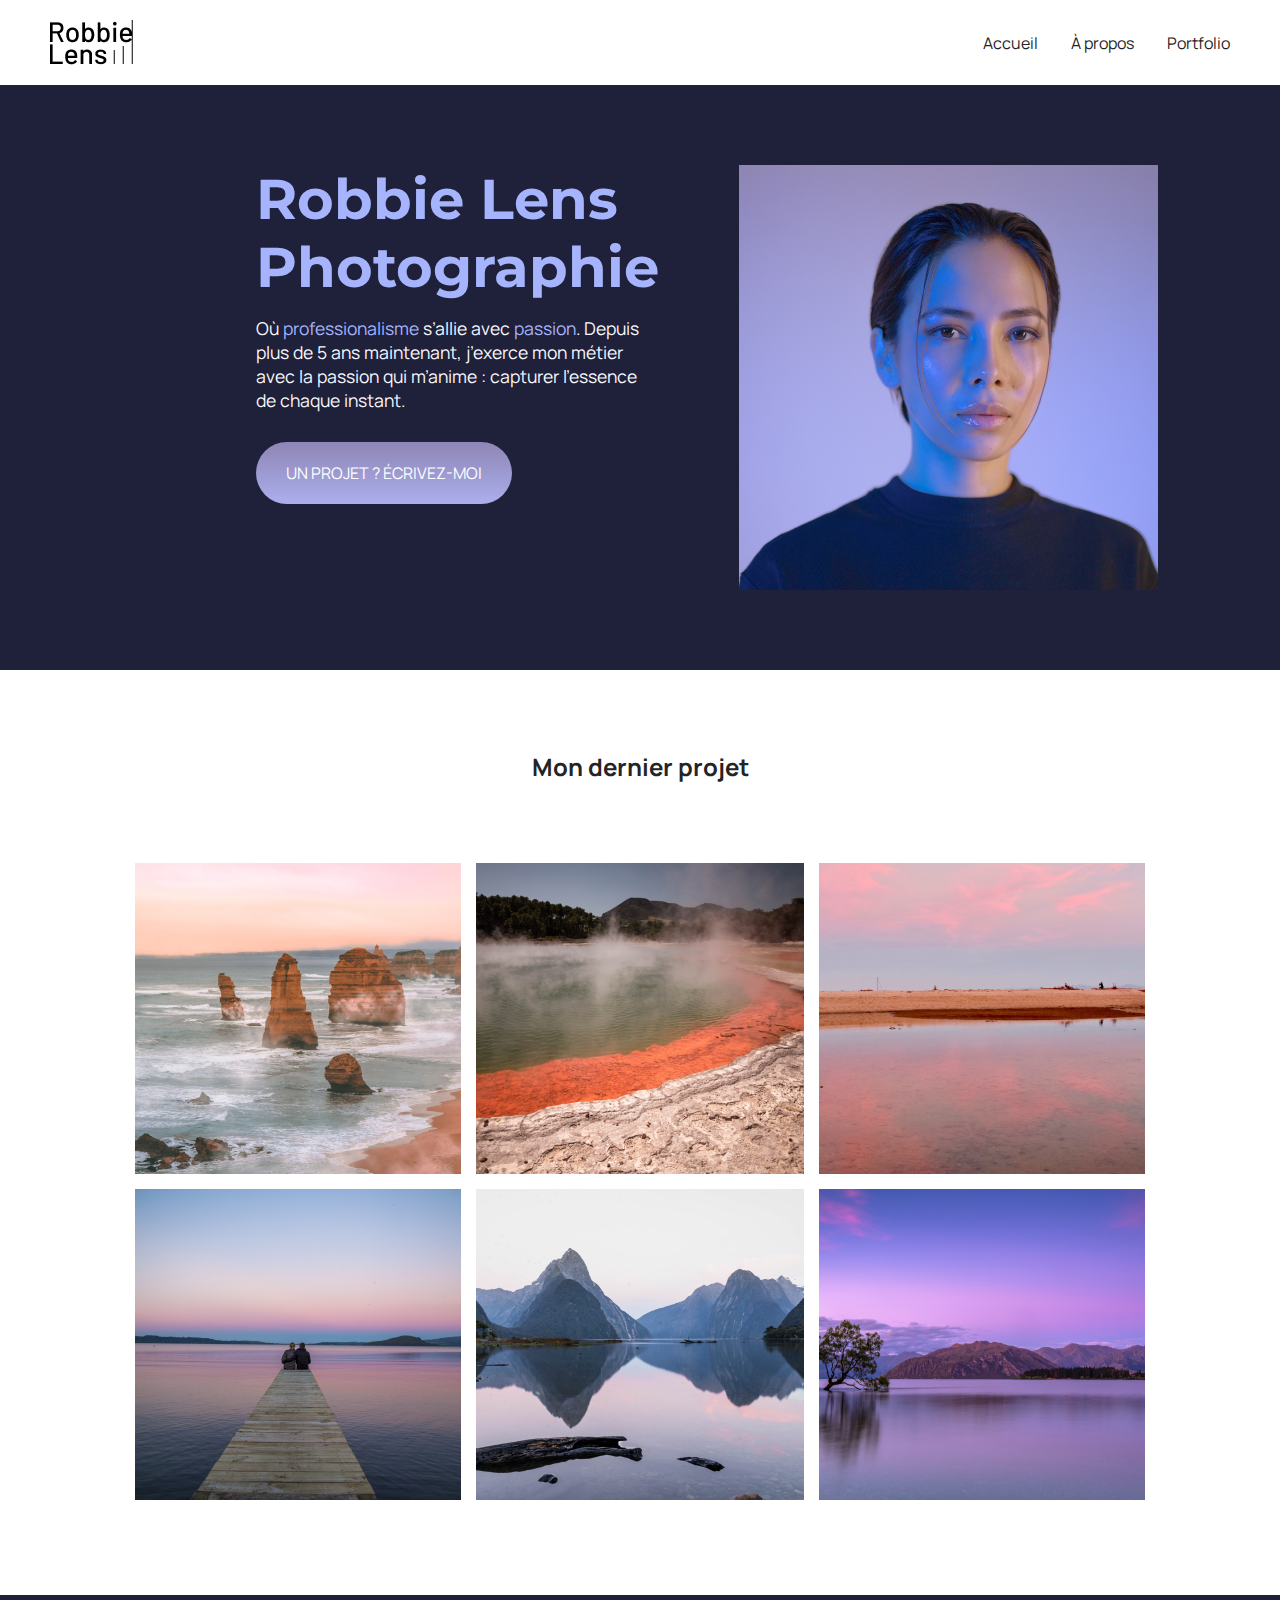
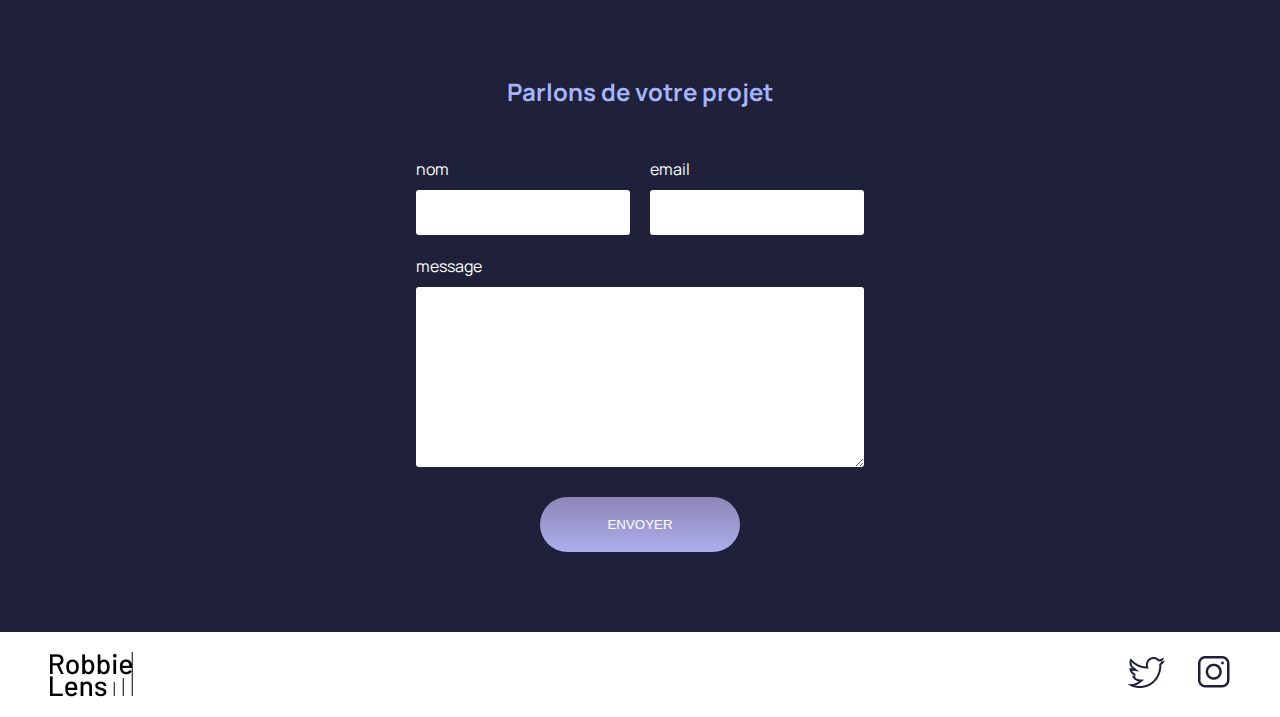
<file: index.html>
<!DOCTYPE html>
<html lang="fr">

<head>
    
    <meta charset="utf-8" >
    <title>Accueil - Robbie Lens Photographie</title>
    <link href="style/style.css" rel="stylesheet" >
    <link href="style/index.css" rel="stylesheet" >
    <link rel="preconnect" href="https://fonts.googleapis.com">
    <link rel="preconnect" href="https://fonts.gstatic.com" crossorigin>
    <link href="https://fonts.googleapis.com/css2?family=Manrope&family=Montserrat&display=swap" rel="stylesheet">
</head>

<body>
    <header>
        <nav>
            <img src="images/logo.png" alt="Logo Robbie Lens" >
            <div>
                <a href="index.html">Accueil</a>
                <a href="../dossier-demo/a-propos.html">À propos</a>
                <a href="portfolio.html">Portfolio</a>
            </div>
        </nav>
    </header>
    <main>
        <section class="accueil-introduction">
            <div>
                <h1>Robbie Lens Photographie</h1>
                <p>
                    Où <em>professionalisme</em> s’allie avec <em>passion</em>. Depuis
                    plus de 5 ans maintenant, j’exerce mon métier avec la passion
                    qui m’anime : capturer l’essence de chaque instant.
                </p>
                <a href="#contact" class="cta">UN PROJET ? ÉCRIVEZ-MOI</a>
            </div>
            <img src="images/robbie-lens.png" alt="Portrait avec effet de la photographe Robbie Lens" >
        </section>
        <section class="accueil-photos">
            <h2>Mon dernier projet</h2>
            <div>
                <img src="images/accueil/element-1.png" alt="Twelve apostles - Australie" >
                <img src="images/accueil/element-2.png" alt="Wai-O-Tapu - Nouvelle-Zélande" >
                <img src="images/accueil/element-3.png" alt="Parc National d’Abel Tasman - Nouvelle-Zélande" >
            </div>
            <div>
                <img src="images/accueil/element-4.png" alt="Lac Rotorua - Nouvelle-Zélande" >
                <img src="images/accueil/element-5.png" alt="Milford Sound - Nouvelle-Zélande" >
                <img src="images/accueil/element-6.png" alt="Lac Wanaka - Nouvelle-Zélande" >
            </div>
        </section>
        <section id="contact" class="section-contact">
            <h2>Parlons de votre projet</h2>
            <form method="get" action="#">
                <div class="form-nom-email">
                    <div class="form-column">
                        <label for="nom">nom</label>
                        <input type="text" name="nom" id="nom" >
                    </div>
                    <div class="form-column">
                        <label for="email">email</label>
                        <input type="email" name="email" id="email" >
                    </div>
                </div>
                <label for="message">message</label>
                <textarea name="message" id="message" rows="10"></textarea>
                <input type="submit" value="ENVOYER" class="cta" >
            </form>
        </section>
    </main>
    <footer>
        <img src="images/logo.png" alt="Logo Robbie Lens" >
        <div>
            <a target="_blank" href="https://twitter.com/" class="lien-icone">
                <img src="images/twitter.png" alt="Logo Twitter" >
            </a>
            <a target="_blank" href="https://www.instagram.com/" class="lien-icone">
                <img src="images/instagram.png" alt="Logo Instagram" >
            </a>
        </div>
    </footer>
</body>

</html>
</file>
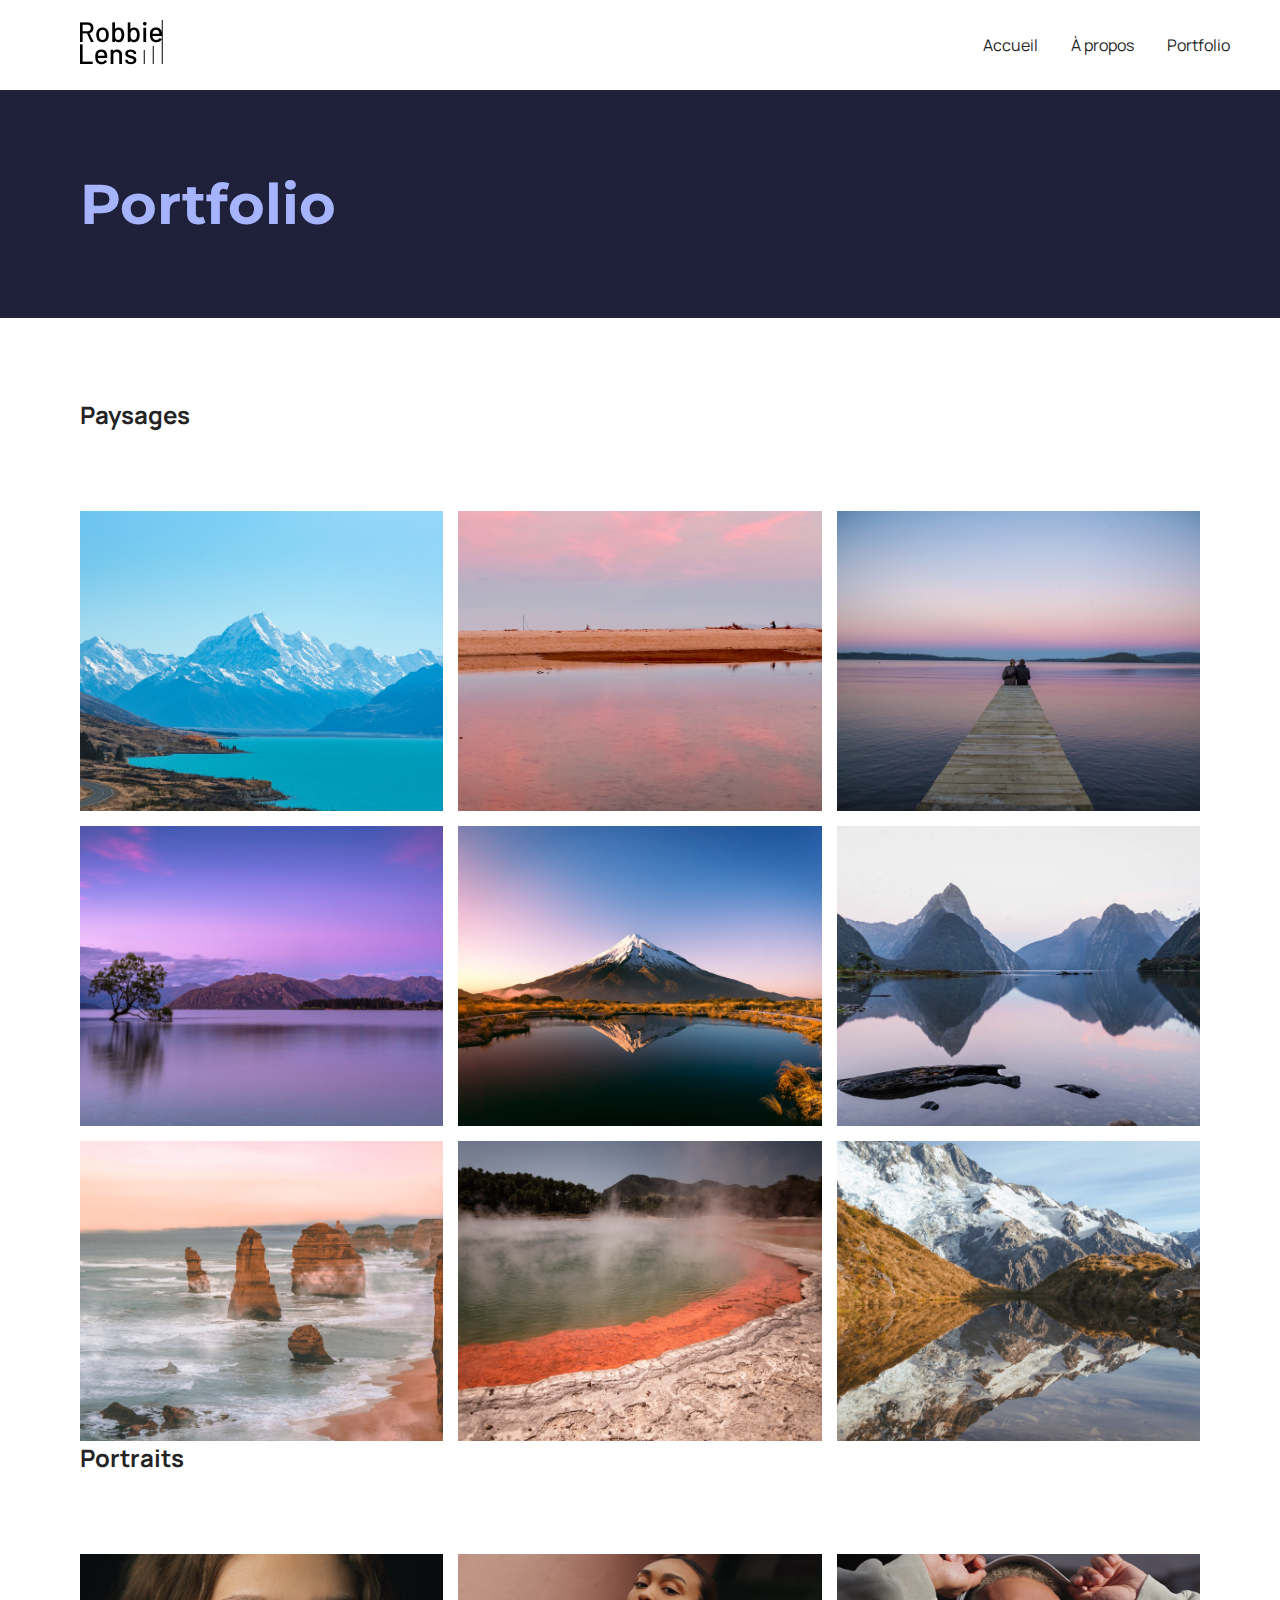
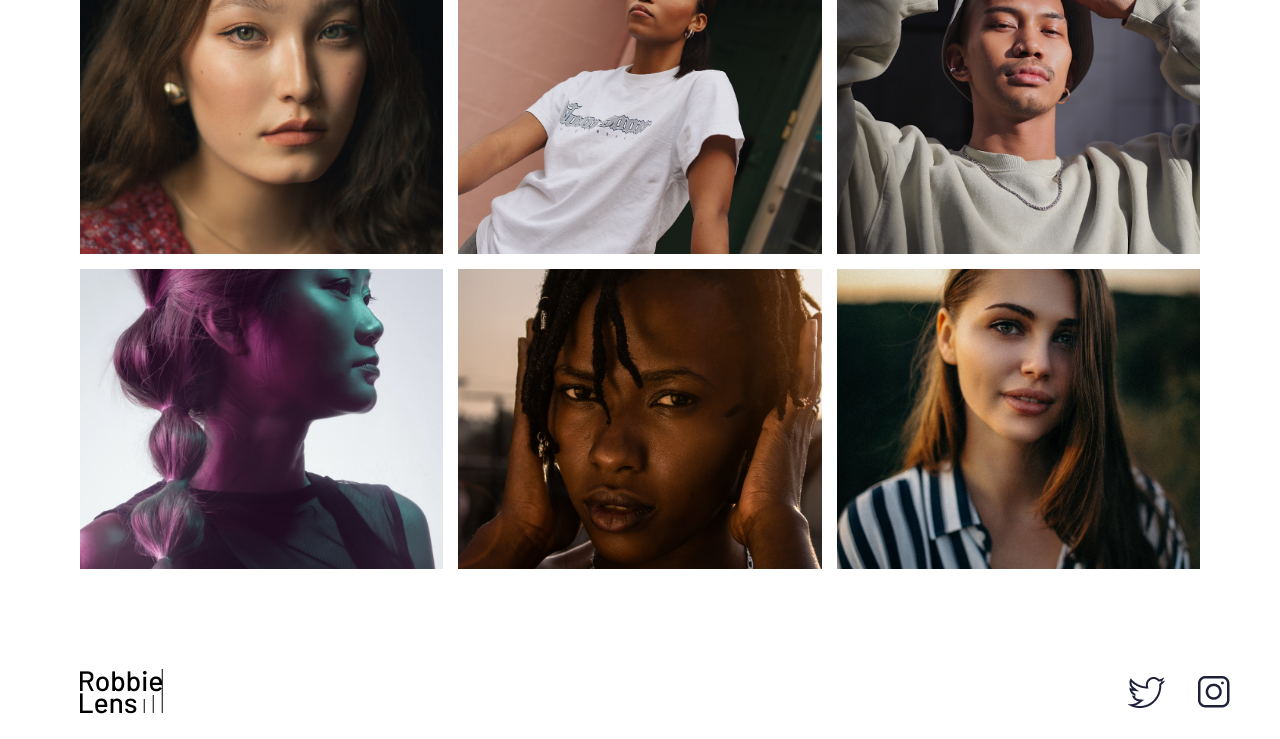
<file: portfolio.html>
<!DOCTYPE html>
<html lang="fr">

<head>
    <meta charset="utf-8" >
    <title>Portfolio - Robbie Lens Photographie</title>
    <link href="style/style.css" rel="stylesheet" >
    <link href="style/portfolio.css" rel="stylesheet" >
    <link rel="preconnect" href="https://fonts.googleapis.com">
    <link rel="preconnect" href="https://fonts.gstatic.com" crossorigin>
    <link href="https://fonts.googleapis.com/css2?family=Manrope&family=Montserrat&display=swap" rel="stylesheet">
</head>

<body>
    <header>
        <nav>
            <a href="index.html" class="lien-icone">
                <img src="images/logo.png" alt="Logo Robbie Lens" >
            </a>
            <div>
                <a href="index.html">Accueil</a>
                <a href="../dossier-demo/a-propos.html">À propos</a>
                <a href="portfolio.html">Portfolio</a>
            </div>
        </nav>
    </header>
    <main>
        <section>
            <h1>Portfolio</h1>
        </section>
        <section class="portfolio-section-photos">
            <h2>Paysages</h2>
            <div class="grid-paysages">
                <a href="images/portfolio/paysage1.jpg" class="lien-conteneur-photo">
                    <img src="images/portfolio/paysage1.jpg" alt="Mont Aoraki - Nouvelle-Zélande" >
                    <div class="photo-hover">Voir la photo</div>
                </a>
                <a href="images/portfolio/paysage2.jpg" class="lien-conteneur-photo">
                    <img src="images/portfolio/paysage2.jpg" alt="Parc National d’Abel Tasman - Nouvelle-Zélande" >
                    <div class="photo-hover">Voir la photo</div>
                </a>
                <a href="images/portfolio/paysage3.jpg" class="lien-conteneur-photo">
                    <img src="images/portfolio/paysage3.jpg" alt="Lac Rotorua - Nouvelle-Zélande" >
                    <div class="photo-hover">Voir la photo</div>
                </a>
                <a href="images/portfolio/paysage4.jpg" class="lien-conteneur-photo">
                    <img src="images/portfolio/paysage4.jpg" alt="Lac Wanaka - Nouvelle-Zélande" >
                    <div class="photo-hover">Voir la photo</div>
                </a>
                <a href="images/portfolio/paysage5.jpg" class="lien-conteneur-photo">
                    <img src="images/portfolio/paysage5.jpg" alt="Mont Taranaki - Nouvelle-Zélande" >
                    <div class="photo-hover">Voir la photo</div>
                </a>
                <a href="images/portfolio/paysage6.jpg" class="lien-conteneur-photo">
                    <img src="images/portfolio/paysage6.jpg" alt="Milford Sound - Nouvelle-Zélande" >
                    <div class="photo-hover">Voir la photo</div>
                </a>
                <a href="images/portfolio/paysage7.jpg" class="lien-conteneur-photo">
                    <img src="images/portfolio/paysage7.jpg" alt="Twelve Apostle - Australie" >
                    <div class="photo-hover">Voir la photo</div>
                </a>
                <a href="images/portfolio/paysage8.jpg" class="lien-conteneur-photo">
                    <img src="images/portfolio/paysage8.jpg" alt="Wai-O-Tapu - Nouvelle-Zélande" >
                    <div class="photo-hover">Voir la photo</div>
                </a>
                <a href="images/portfolio/paysage9.jpg" class="lien-conteneur-photo">
                    <img src="images/portfolio/paysage9.jpg" alt="Mont Cook - Nouvelle Zélande" >
                    <div class="photo-hover">Voir la photo</div>
                </a>
            </div>
            <h2>Portraits</h2>
            <div class="grid-portraits">
                <a href="images/portfolio/portrait1.jpg" class="lien-conteneur-photo">
                    <img src="images/portfolio/portrait1.jpg" alt="Portrait jeune femme 1" >
                    <div class="photo-hover">Voir la photo</div>
                </a>
                <a href="images/portfolio/portrait2.jpg" class="lien-conteneur-photo">
                    <img src="images/portfolio/portrait2.jpg" alt="Portrait jeune femme 2" >
                    <div class="photo-hover">Voir la photo</div>
                </a>
                <a href="images/portfolio/portrait3.jpg" class="lien-conteneur-photo">
                    <img src="images/portfolio/portrait3.jpg" alt="Portrait jeune homme 3" >
                    <div class="photo-hover">Voir la photo</div>
                </a>
                <a href="images/portfolio/portrait4.jpg" class="lien-conteneur-photo">
                    <img src="images/portfolio/portrait4.jpg" alt="Portrait jeune femme 4" >
                    <div class="photo-hover">Voir la photo</div>
                </a>
                <a href="images/portfolio/portrait5.jpg" class="lien-conteneur-photo">
                    <img src="images/portfolio/portrait5.jpg" alt="Portrait jeune femme 5" >
                    <div class="photo-hover">Voir la photo</div>
                </a>
                <a href="images/portfolio/portrait6.jpg" class="lien-conteneur-photo">
                    <img src="images/portfolio/portrait6.jpg" alt="Portrait jeune femme 6" >
                    <div class="photo-hover">Voir la photo</div>
                </a>

            </div>
        </section>
    </main>
    <footer>
        <a href="index.html" class="lien-icone">
            <img src="images/logo.png" alt="Logo Robbie Lens" >
        </a>
        <div>
            <a target="_blank" href="https://twitter.com/" class="lien-icone">
                <img src="images/twitter.png" alt="Logo Twitter" >
            </a>
            <a target="_blank" href="https://www.instagram.com/" class="lien-icone">
                <img src="images/instagram.png" alt="Logo Instagram" >
            </a>
        </div>
    </footer>
</body>

</html>
</file>
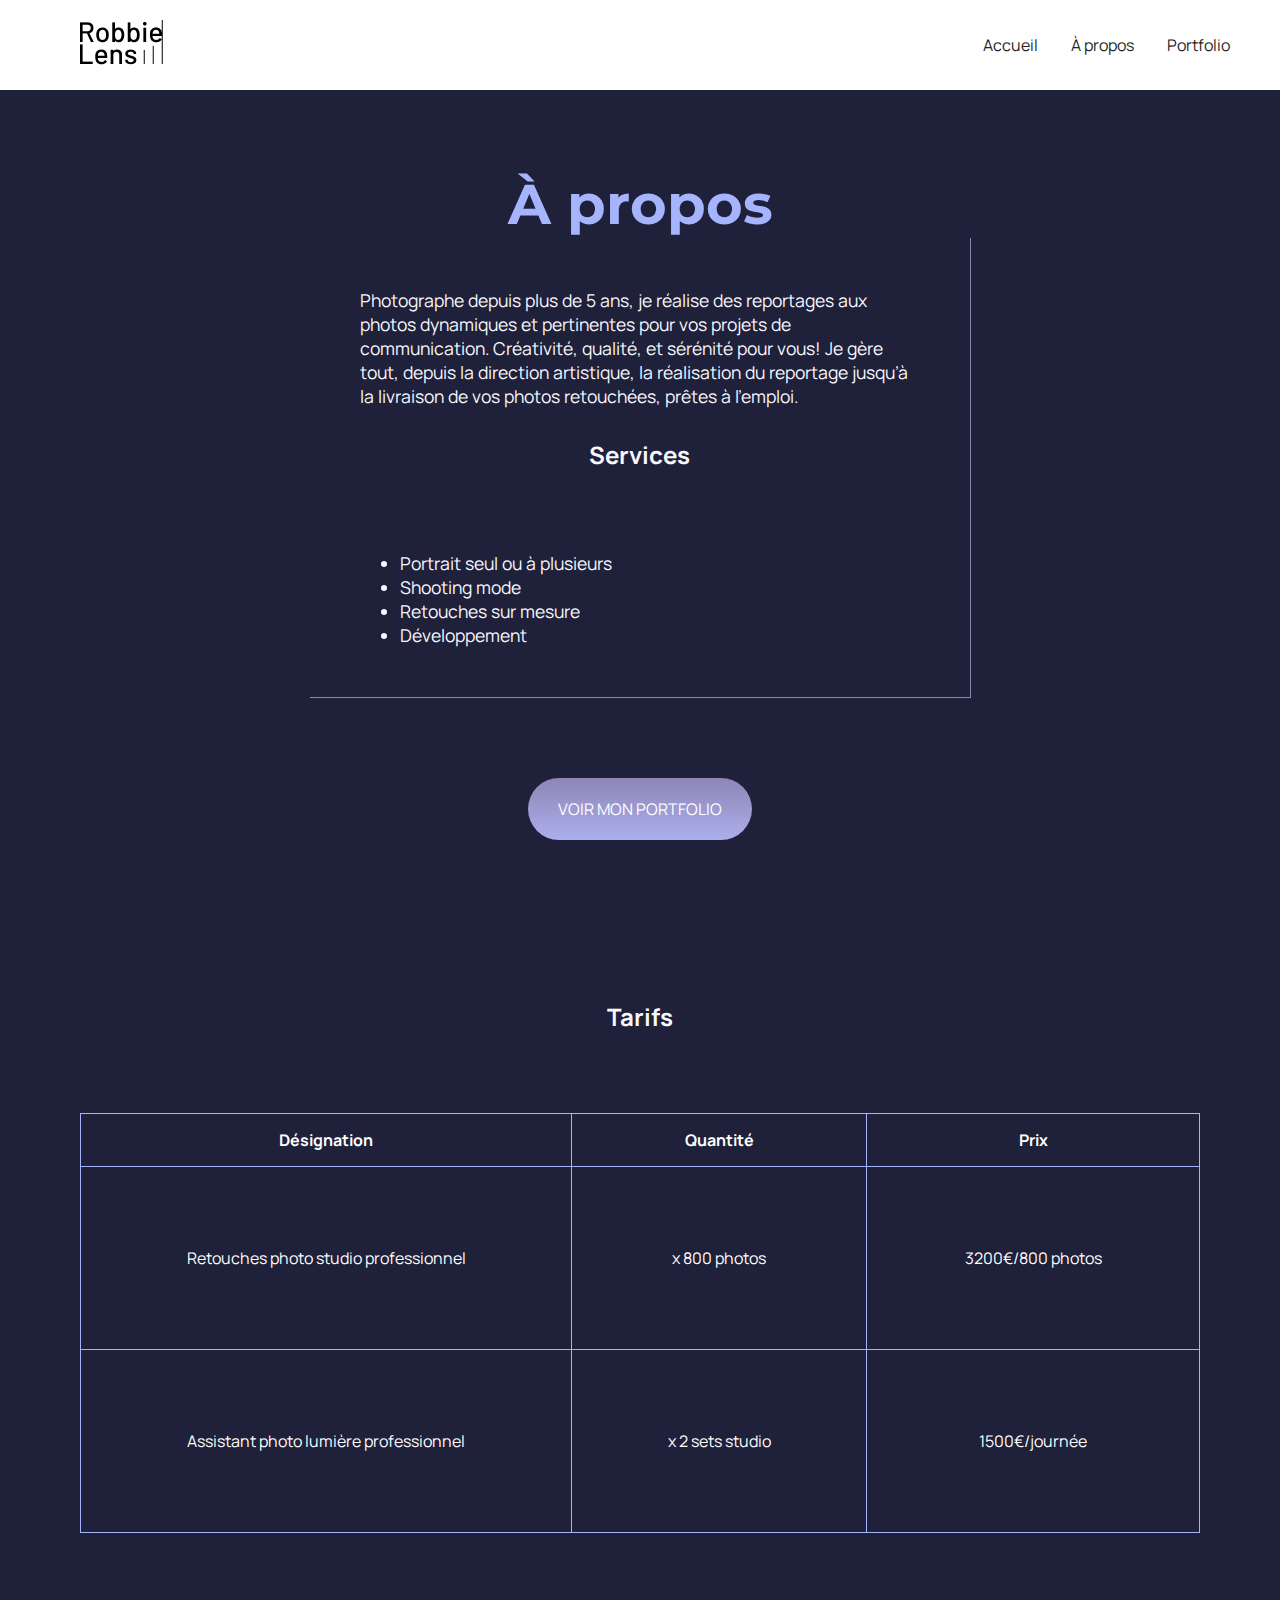
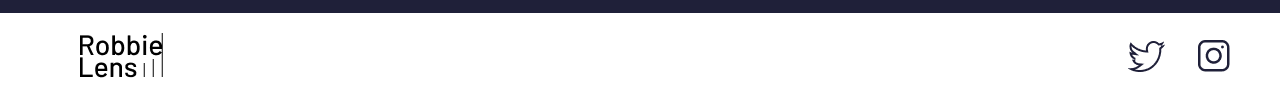
<file: dossier-demo/a-propos.html>
<!DOCTYPE html>
<html lang="fr">

<head>
    <meta charset="utf-8" >
    <title>À propos - Robbie Lens Photographie</title>
    <link href="../style/style.css" rel="stylesheet" >
    <link href="../style/a-propos.css" rel="stylesheet" >
    <link rel="preconnect" href="https://fonts.googleapis.com">
    <link rel="preconnect" href="https://fonts.gstatic.com" crossorigin>
    <link href="https://fonts.googleapis.com/css2?family=Manrope&family=Montserrat&display=swap" rel="stylesheet">
</head>

<body>
    <header>
        <nav>
            <a href="../index.html" class="lien-icone">
                <img src="../images/logo.png" alt="Logo Robbie Lens" >
            </a>
            <div>
                <a href="../index.html">Accueil</a>
                <a href="a-propos.html">À propos</a>
                <a href="../portfolio.html">Portfolio</a>
            </div>
        </nav>
    </header>
    <main class="a-propos-main">
        <section>
            <h1>À propos</h1>
            <div class="carre-contenu">
                <p>
                    Photographe depuis plus de 5 ans, je réalise des reportages aux photos dynamiques et pertinentes
                    pour
                    vos
                    projets de communication. Créativité, qualité, et sérénité pour vous! Je gère tout, depuis la
                    direction
                    artistique, la réalisation du reportage jusqu’à la livraison de vos photos retouchées, prêtes à
                    l’emploi.
                </p>
                <h2>Services</h2>
                <ul>
                    <li>Portrait seul ou à plusieurs</li>
                    <li>Shooting mode</li>
                    <li>Retouches sur mesure</li>
                    <li>Développement</li>
                </ul>
            </div>
            <div>
                <a href="../portfolio.html" class="cta">VOIR MON PORTFOLIO</a>
            </div>
        </section>
        <section>
            <h2>Tarifs</h2>
            <table>
                <thead>
                    <tr>
                        <th>Désignation</th>
                        <th>Quantité</th>
                        <th>Prix</th>
                    </tr>
                </thead>
                <tbody>
                    <tr>
                        <td>Retouches photo
                            studio professionnel</td>
                        <td>x 800 photos</td>
                        <td>3200€/800 photos</td>
                    </tr>
                    <tr>
                        <td>Assistant photo
                            lumière professionnel</td>
                        <td>x 2 sets studio</td>
                        <td>1500€/journée</td>
                    </tr>
                </tbody>
            </table>
            </h2>

        </section>
    </main>
    <footer>
        <a href="../index.html" class="lien-icone">
            <img src="../images/logo.png" alt="Logo Robbie Lens" >
        </a>
        <div>
            <a target="_blank" href="https://twitter.com/" class="lien-icone">
                <img src="../images/twitter.png" alt="Logo Twitter" >
            </a>
            <a target="_blank" href="https://www.instagram.com/" class="lien-icone">
                <img src="../images/instagram.png" alt="Logo Instagram" >
            </a>
        </div>
    </footer>
</body>

</html>
</file>
<file: style/style.css>
* {
  margin: 0;
}

body {
  font-family: 'Manrope', sans-serif;
  font-size: 1em;
  background-color: #1f2039;
}

a {
  color: #242424;
  text-decoration: none;
}

em {
  color: #a5b4fc;
  font-style: normal;
}

h1 {
  font-size: 3.5em;
  color: #a5b4fc;
  font-family: 'Montserrat', sans-serif;
}

h2 {
  color: #f9f8ff;
}

p,
li {
  font-size: 1.1em;
  color: #f9f8ff;
}

header,
footer {
  background-color: white;
  padding: 20px 50px;
}

.cta {
  display: inline-block;
  background: linear-gradient(#8e86b5, #acaeed);
  color: white;
  border-radius: 50px;
  padding: 20px 30px;
}

a:hover {
  text-decoration: underline;
}

.cta:hover {
  background: linear-gradient(#696484, #8788ba);
  text-decoration: none;
}

.lien-icone {
  margin-left: 30px;
}

.lien-icone:hover {
  opacity: 0.5;
}

section {
  padding: 80px;
}

footer,
nav {
  display: flex;
  flex-direction: row;
  align-items: center;
  justify-content: space-between;
}

nav a {
  margin-left: 30px;
}

@media screen and (max-width: 996px) {
  header nav {
    flex-direction: column;
    align-items: center;
    justify-content: center;
  }

  header nav img {
    margin-bottom: 20px;
  }

  header,
  footer {
    padding: 20px 20px;
  }

  h1 {
    font-size: 2em;
  }

  section {
    padding: 50px 20px 50px 20px;
  }

  nav a {
    margin-left: 10px;
    margin-right: 10px;
  }
}
</file>
<file: style/index.css>
.accueil-photos {
    background-color: white;
    padding: 80px;
  }
  
  .accueil-photos h2 {
    color: #242424;
    text-align: center;
    margin-bottom: 80px;
  }
  
  .accueil-photos div {
    display: flex;
    flex-direction: row;
    gap: 15px;
    justify-content: center;
    margin-bottom: 15px;
  }
  
  .accueil-introduction {
    display: flex;
    flex-direction: row;
    width: 60%;
    align-items: flex-start;
    margin: auto;
  }
  
  .accueil-introduction h1 {
    margin-bottom: 15px;
  }
  
  .accueil-introduction p {
    margin-bottom: 30px;
  }
  
  .accueil-introduction div {
    padding-right: 80px;
  }

  .section-contact h2 {
    color: #a5b4fc;
    text-align: center;
    margin-bottom: 50px;
  }
  
  form {
    display: flex;
    flex-direction: column;
    width: 40%;
    margin: auto;
    color: white;
  }
  
  .form-nom-email {
    display: flex;
    flex-direction: row;
    gap: 20px;
  }
  
  .form-column {
    flex: 1;
    display: flex;
    flex-direction: column;
    margin-bottom: 20px;
  }
  
  input,
  textarea {
    padding: 15px;
    border-radius: 3px;
    border: none;
  }
  
  label {
    margin-bottom: 10px;
  }
  
  input[type='submit'] {
    width: 200px;
    margin: auto;
    margin-top: 30px;
  }

  @media screen and (max-width: 996px) {
    .accueil-introduction {
      flex-direction: column;
      align-items: center;
      justify-content: center;
    }
  
    .accueil-introduction div {
      padding-right: 0;
      text-align: center;
      order: 2;
    }
  
    .accueil-introduction img {
      order: 1;
      margin-bottom: 20px;
      width: 100%;
    }
  
    .accueil-photos {
      padding: 20px;
    }
  
    .accueil-photos div {
      flex-direction: column;
    }
  
    .section-contact {
      padding: 50px 20px;
    }
  
    .form-nom-email {
      flex-direction: column;
      gap: 0;
    }
  }
</file>
<file: style/portfolio.css>
.portfolio-section-photos {
    background-color: white;
  }
  
  .portfolio-section-photos h2 {
    color: #242424;
    margin-bottom: 80px;
  }
  
  .grid-paysages {
    display: grid;
    grid-template-columns: 1fr 1fr 1fr;
    grid-template-rows: 300px 300px 300px;
    gap: 15px;
  }
  
  .grid-portraits {
    display: grid;
    grid-template-columns: 1fr 1fr 1fr;
    grid-template-rows: 300px 300px;
    gap: 15px;
  }
  
  .grid-paysages img,
  .grid-portraits img {
    width: 100%;
    height: 100%;
    object-fit: cover;
  }
  
  .lien-conteneur-photo {
    position: relative;
  }
  
  .photo-hover {
    position: absolute;
    top: 0;
    left: 0;
    right: 0;
    bottom: 0;
    display: flex;
    align-items: center;
    justify-content: center;
    font-size: 1.5em;
    color: white;
    background-color: rgba(0, 0, 0, 0.7);
    display: none;
  }
  
  .lien-conteneur-photo:hover .photo-hover {
    display: flex;
  }
  
  @media screen and (max-width: 996px) {
    .grid-paysages {
      grid-template-columns: 1fr;
      gap: 15px;
    }
  
    .grid-portraits {
      grid-template-columns: 1fr;
      gap: 15px;
    }
  }
</file>
<file: style/a-propos.css>
.carre-contenu {
  border-right: 1px solid #8e86b5;
  border-bottom: 1px solid #8e86b5;
  padding: 50px;
  width: 50%;
  margin: auto;
  margin-bottom: 80px;
}

.carre-contenu h2 {
  margin-top: 30px;
}

.carre-contenu ul {
  margin-top: 30px;
}

.carre-contenu + div {
  text-align: center;
}

.a-propos-main {
  margin: auto;
}

table {
  color: white;
  text-align: center;
  width: 100%;
  border-collapse: collapse;
}

td,
th {
  padding: 15px;
  border: 1px solid #a5b4fc;
}

td {
  padding: 80px;
}

h2 {
  margin-bottom: 80px;
}

h1,
h2 {
  text-align: center;
}

@media screen and (max-width: 996px) {
  
}
</file>
